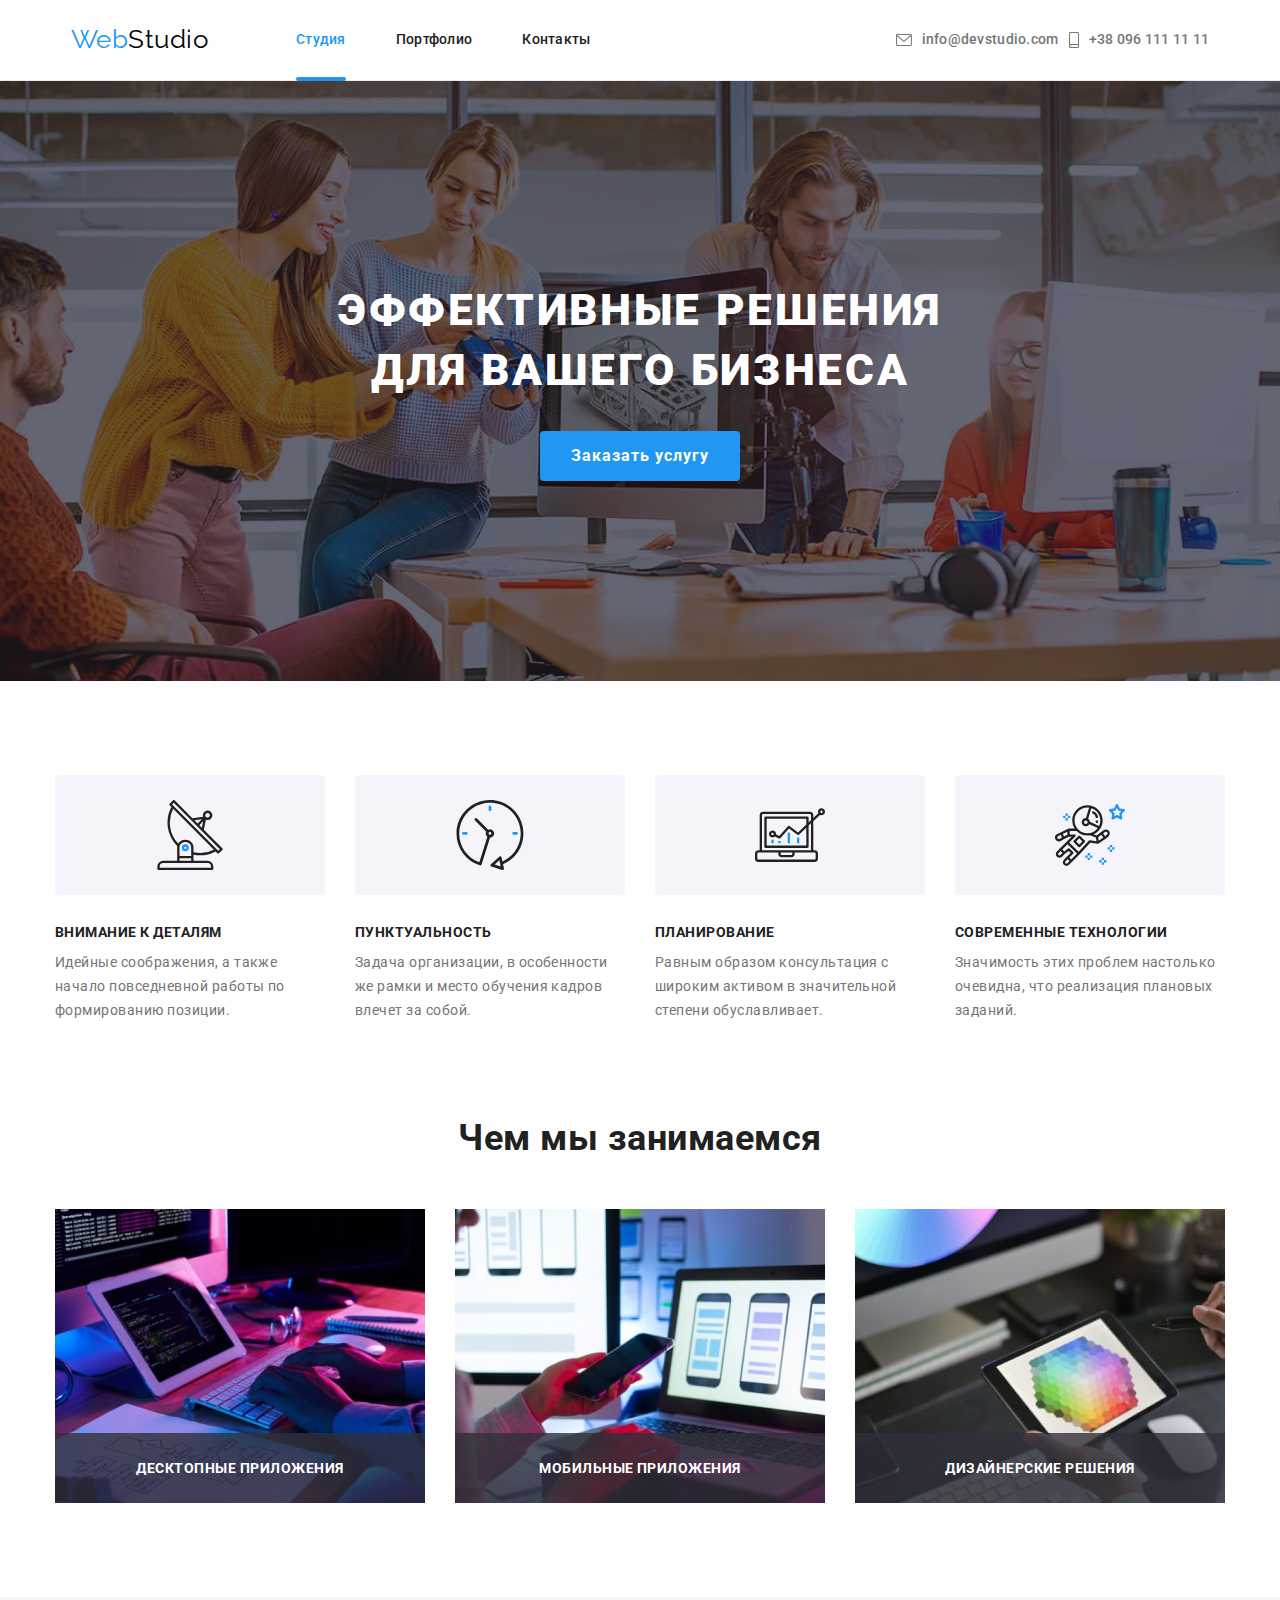
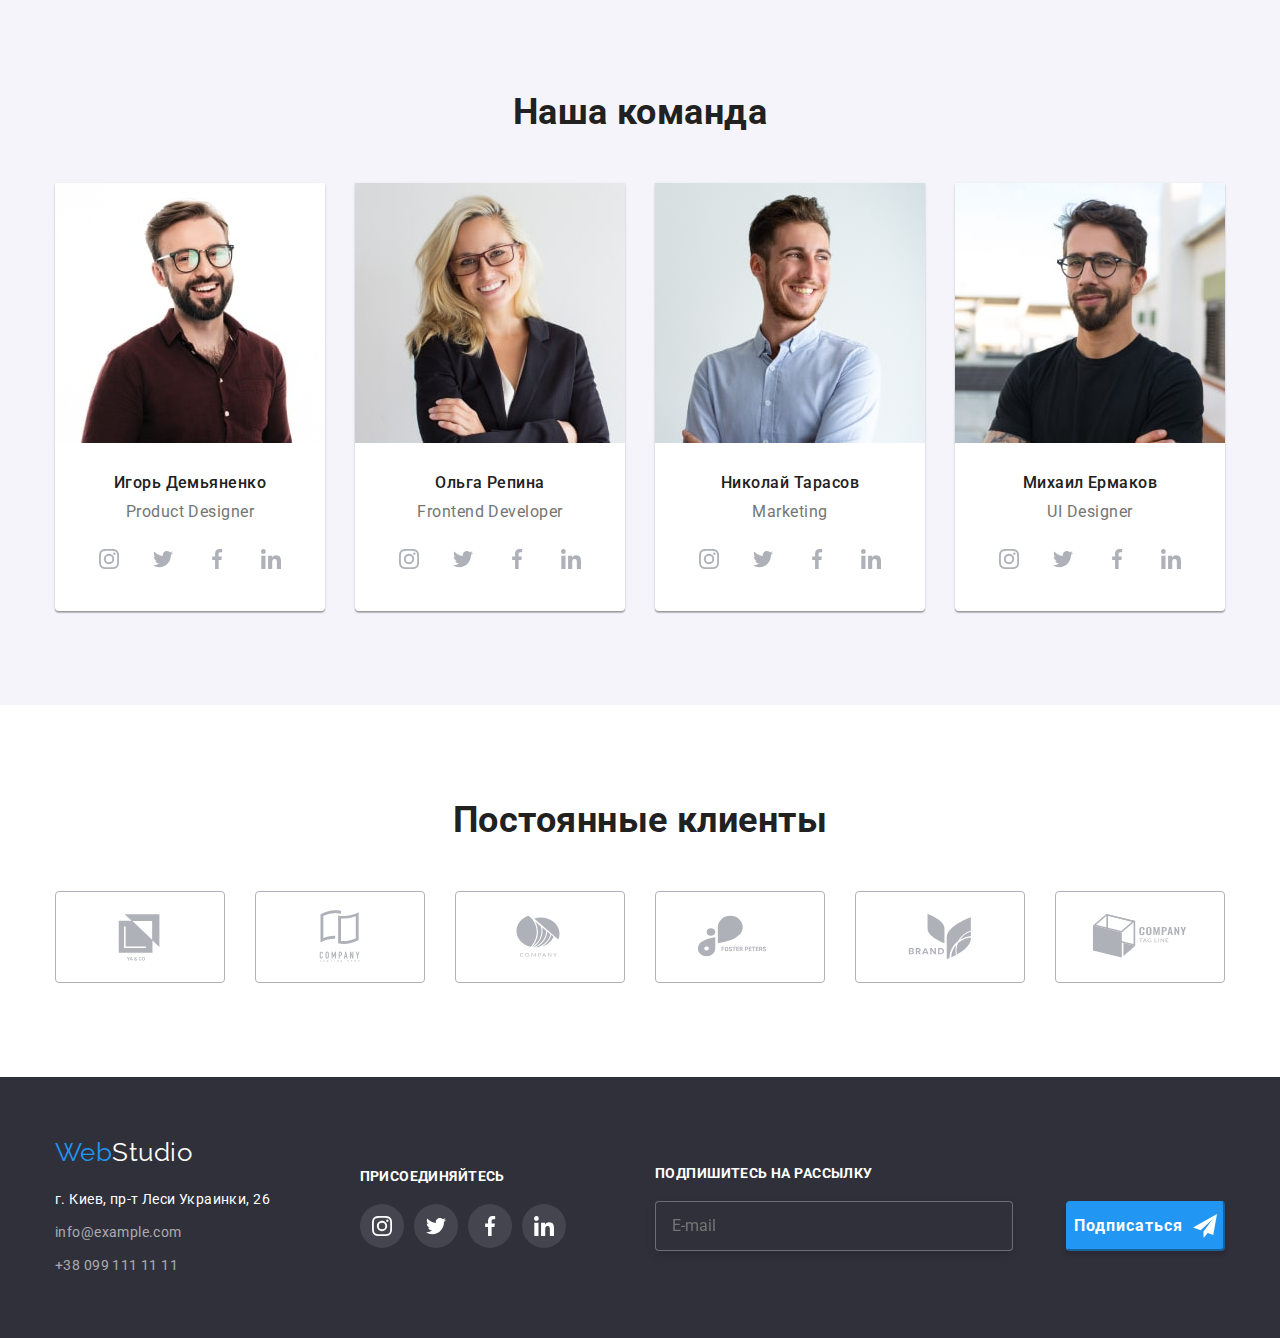
<file: index.html>
<!DOCTYPE html>
<html lang="ru">
	<head>
		<meta charset="UTF-8" />
		<meta http-equiv="X-UA-Compatible" content="IE=edge" />
		<meta name="viewport" content="width=device-width, initial-scale=1.0" />
		<title>WebStudio</title>
		<link rel="apple-touch-icon" sizes="180x180" href="./favicon/apple-touch-icon.png">
		<link rel="icon" type="image/png" sizes="32x32" href="./favicon/favicon-32x32.png">
		<link rel="icon" type="image/png" sizes="16x16" href="./favicon/favicon-16x16.png">
		<link rel="manifest" href="./favicon/site.webmanifest">
		<link rel="mask-icon" href="./favicon/safari-pinned-tab.svg" color="#5bbad5">
		<meta name="msapplication-TileColor" content="#da532c">
		<meta name="theme-color" content="#ffffff">
		<link
			href="https://fonts.googleapis.com/css2?family=Raleway:wght@700&family=Roboto:wght@400;500;700;900&display=swap"
			rel="stylesheet"
		/>
		<link
			rel="stylesheet"
			href="https://cdnjs.cloudflare.com/ajax/libs/modern-normalize/1.1.0/modern-normalize.min.css"
		/>
		<link rel="stylesheet" href="./css/main.min.css" />
	</head>
	<body>
		<!-- Header -->
		<header class="header">
			<div class="container header-container">
				<div class="header-logo">
					<a href="./" class="logo">
						<span class="logo-web">Web</span>
						<span>Studio</span>
					</a>
				</div>
				<nav class="header-nav">
					<ul class="site-nav">
						<li class="link site-nav-current">
							<a href="./">Студия</a>
						</li>
						<li class="link">
							<a href="./portfolio.html">Портфолио</a>
						</li>
						<li class="link">
							<a href="">Контакты</a>
						</li>
					</ul>
				</nav>
				<div class="auth-nav">
					<a href="mailto:info@devstudio.com">
						<svg class="auth-nav-svg" width="16" height="12">
							<use href="./images/icons.svg#icon-envelope"></use>
						</svg>
						info@devstudio.com
					</a>
					<a href="tel:+380961111111">
						<svg class="auth-nav-svg" width="10" height="16">
							<use href="./images/icons.svg#icon-smartphone"></use>
						</svg>
						+38 096 111 11 11
					</a>
				</div>

			<!-- Mobile menu -->
				<div class="mmenu">
					<button class="mmenu-button" 
						type="button" aria-expanded="false" 
						aria-controls="mmenu-container"
						data-menu-button>
						<svg class="mmenu-button-icon" 
							width="18" 
							height="18" 
							aria-label="Переключатель мобильного меню">
							<use class="mmenu-button-close" href="./images/icons.svg#icon-burger-close"></use>
							<use class="mmenu-button-burger" href="./images/icons.svg#icon-burger-menu"></use>
						</svg>
					</button>
					<div class="mmenu-container" id="mmenu-container" data-menu>
						<ul class="mmenu-nav">
							<li class="mmenu-link mmenu-current">
								<a href="./">Студия</a>
							</li>
							<li class="mmenu-link">
								<a href="./portfolio.html">Портфолио</a>
							</li>
							<li class="mmenu-link">
								<a href="">Контакты</a>
							</li>
						</ul>
						<div class="mmenu-container-lower">
						<ul class="mmenu-contacts">
							<li class="mmenu-tel">+38 096 111 11 11</li>
							<li class="mmenu-mail">info@devstudio.com</li>
						</ul>
						<ul class="mmenu-socials">
							<li>
								<a class="mmenu-socials-link" href="">Instagram</a>
							</li>
							<li>
								<a class="mmenu-socials-link" href="">Twitter</a>
							</li>
							<li>
								<a class="mmenu-socials-link" href="">Facebook</a>
							</li>
							<li>
								<a class="mmenu-socials-link" href="">LinkedIn</a>
							</li>
						</ul>
					</div>
					</div>
				</div>
			</div>
		</header>
		<!-- Main -->
		<main>
			<!-- Герой -->
			<section class="hero">
				<div class="hero__container container">
					<h1 class="hero__title">Эффективные решения для вашего бизнеса</h1>
					<button class="hero__button" type="button" data-modal-open>Заказать услугу</button>
				</div>
			</section>
			<!-- Особенности -->
			<section class="features section">
				<div class="container">
					<h2 class="features__title">Особенности</h2>
					<ul class="features__list">
						<li class="features__item">
							<div class="features__card">
								<svg class="features__icon" width="70" height="70">
									<use href="./images/icons.svg#icon-antenna"></use>
								</svg>
							</div>
							<h3 class="features__subtitle">Внимание к деталям</h3>
							<p class="features__text">
								Идейные соображения, а также начало повседневной работы по формированию позиции.
							</p>
						</li>
						<li class="features__item">
							<div class="features__card">
								<svg class="features__icon" width="70" height="70">
									<use href="./images/icons.svg#icon-clock"></use>
								</svg>
							</div>

							<h3 class="features__subtitle">Пунктуальность</h3>
							<p class="features__text">
								Задача организации, в особенности же рамки и место обучения кадров влечет за собой.
							</p>
						</li>
						<li class="features__item">
							<div class="features__card">
								<svg class="features__icon" width="70" height="70">
									<use href="./images/icons.svg#icon-diagram"></use>
								</svg>
							</div>
							<h3 class="features__subtitle">Планирование</h3>
							<p class="features__text">
								Равным образом консультация с широким активом в значительной степени обуславливает.
							</p>
						</li>
						<li class="features__item">
							<div class="features__card">
								<svg class="features__icon" width="70" height="70">
									<use href="./images/icons.svg#icon-astronaut"></use>
								</svg>
							</div>
							<h3 class="features__subtitle">Современные технологии</h3>
							<p class="features__text">Значимость этих проблем настолько очевидна, что реализация плановых заданий.</p>
						</li>
					</ul>
				</div>
			</section>

			<!-- Чем мы занимаемся -->
			<section class="work">
				<div class="container">
					<h2 class="work__title section__title">Чем мы занимаемся</h2>
					<ul class="work__list">
						<li class="work__thumb">
							<img class="work__picture" 
							srcset="./images/box1_370.jpg 370w,
							./images/box1@2x_740.jpg 740w"
							sizes="(min-width: 1200px) 370px, 100vw"
							src="./images/box1_370.jpg" 
							width="370" height="294" alt="box1"
							/>
							<div class="work__description">
								<p class="work__text">Десктопные приложения</p>
							</div>
						</li>
						<li class="work__thumb">
							<img class="work__picture" 
							srcset="./images/box2_370.jpg 370w,
							./images/box2@2x_740.jpg 740w"
							sizes="(min-width: 1200px) 370px, 100vw"
							src="./images/box2_370.jpg" 
							width="370" height="294" alt="box1"
							/>
							<div class="work__description">
								<p class="work__text">Мобильные приложения</p>
							</div>
						</li>
						<li class="work__thumb">
							<img class="work__picture" 
							srcset="./images/box3_370.jpg 370w,
							./images/box3@2x_740.jpg 740w"
							sizes="(min-width: 1200px) 370px, 100vw"
							src="./images/box3_370.jpg" 
							width="370" height="294" alt="box1"
							/>
							<div class="work__description">
								<p class="work__text">Дизайнерские решения</p>
							</div>
						</li>
					</ul>
				</div>
			</section>

			<!-- Наша команда -->
			<section class="team section">
				<div class="container">
					<h2 class="team__title section__title">Наша команда</h2>
					<ul class="team__list">
						<li class="card">
							<img class="card__photo" 
							srcset="./images/teamcard1_270.jpg 270w,
							./images/teamcard1_354.jpg 354w,
							./images/teamcard1_450.jpg 450w,
							./images/teamcard1_540.jpg 540w,
							./images/teamcard1_708.jpg 708w,
							./images/teamcard1_900.jpg 900w,
							"
							sizes="(min-width: 1200px) 270px, (min-width: 768px) 354px, 100vw"
							src="./images/teamcard1_270.jpg" 
							width="450" alt="teamcard1"
							/>
							<div class="card__text">
								<h3 class="card__name">Игорь Демьяненко</h3>
								<p class="card__position">Product Designer</p>
								<ul class="socials">
									<li class="socials__item">
										<a class="socials__link" href="">
											<svg class="socials__icon" width="20" height="20">
												<use href="./images/icons.svg#icon-instagram"></use>
											</svg>
										</a>
									</li>
									<li class="socials__item">
										<a class="socials__link" href="">
											<svg class="socials__icon" width="20" height="20">
												<use href="./images/icons.svg#icon-twitter"></use>
											</svg>
										</a>
									</li>
									<li class="socials__item">
										<a class="socials__link" href="">
											<svg class="socials__icon" width="20" height="20">
												<use href="./images/icons.svg#icon-facebook"></use>
											</svg>
										</a>
									</li>
									<li class="socials__item">
										<a class="socials__link" href="">
											<svg class="socials__icon" width="20" height="20">
												<use href="./images/icons.svg#icon-linkedin"></use>
											</svg>
										</a>
									</li>
								</ul>
							</div>
						</li>
						<li class="card">
							<img class="card__photo" 
							srcset="./images/teamcard2_270.jpg 270w,
							./images/teamcard2_354.jpg 354w,
							./images/teamcard2_450.jpg 450w,
							./images/teamcard2_540.jpg 540w,
							./images/teamcard2_708.jpg 708w,
							./images/teamcard2_900.jpg 900w,
							"
							sizes="(min-width: 1200px) 270px, (min-width: 768px) 354px, 100vw"
							src="./images/teamcard2_270.jpg" 
							width="450" alt="teamcard2"
							/>
							<div class="card__text">
								<h3 class="card__name">Ольга Репина</h3>
								<p class="card__position">Frontend Developer</p>
								<ul class="socials">
									<li class="socials__item">
										<a class="socials__link" href="">
											<svg class="socials__icon" width="20" height="20">
												<use href="./images/icons.svg#icon-instagram"></use>
											</svg>
										</a>
									</li>
									<li class="socials__item">
										<a class="socials__link" href="">
											<svg class="socials__icon" width="20" height="20">
												<use href="./images/icons.svg#icon-twitter"></use>
											</svg>
										</a>
									</li>
									<li class="socials__item">
										<a class="socials__link" href="">
											<svg class="socials__icon" width="20" height="20">
												<use href="./images/icons.svg#icon-facebook"></use>
											</svg>
										</a>
									</li>
									<li class="socials__item">
										<a class="socials__link" href="">
											<svg class="socials__icon" width="20" height="20">
												<use href="./images/icons.svg#icon-linkedin"></use>
											</svg>
										</a>
									</li>
								</ul>
							</div>
						</li>
						<li class="card">
							<img class="card__photo" 
							srcset="./images/teamcard3_270.jpg 270w,
							./images/teamcard3_354.jpg 354w,
							./images/teamcard3_450.jpg 450w,
							./images/teamcard3_540.jpg 540w,
							./images/teamcard3_708.jpg 708w,
							./images/teamcard3_900.jpg 900w,
							"
							sizes="(min-width: 1200px) 270px, (min-width: 768px) 354px, 100vw"
							src="./images/teamcard3_270.jpg" 
							width="450" alt="teamcard3"
							/>
							<div class="card__text">
								<h3 class="card__name">Николай Тарасов</h3>
								<p class="card__position">Marketing</p>
								<ul class="socials">
									<li class="socials__item">
										<a class="socials__link" href="">
											<svg class="socials__icon" width="20" height="20">
												<use href="./images/icons.svg#icon-instagram"></use>
											</svg>
										</a>
									</li>
									<li class="socials__item">
										<a class="socials__link" href="">
											<svg class="socials__icon" width="20" height="20">
												<use href="./images/icons.svg#icon-twitter"></use>
											</svg>
										</a>
									</li>
									<li class="socials__item">
										<a class="socials__link" href="">
											<svg class="socials__icon" width="20" height="20">
												<use href="./images/icons.svg#icon-facebook"></use>
											</svg>
										</a>
									</li>
									<li class="socials__item">
										<a class="socials__link" href="">
											<svg class="socials__icon" width="20" height="20">
												<use href="./images/icons.svg#icon-linkedin"></use>
											</svg>
										</a>
									</li>
								</ul>
							</div>
						</li>
						<li class="card">
							<img class="card__photo" 
							srcset="./images/teamcard4_270.jpg 270w,
							./images/teamcard4_354.jpg 354w,
							./images/teamcard4_450.jpg 450w,
							./images/teamcard4_540.jpg 540w,
							./images/teamcard4_708.jpg 708w,
							./images/teamcard4_900.jpg 900w,
							"
							sizes="(min-width: 1200px) 270px, (min-width: 768px) 354px, 100vw"
							src="./images/teamcard4_270.jpg" 
							width="450" alt="teamcard4"
							/>
							<div class="card__text">
								<h3 class="card__name">Михаил Ермаков</h3>
								<p class="card__position">UI Designer</p>
								<ul class="socials">
									<li class="socials__item">
										<a class="socials__link" href="">
											<svg class="socials__icon" width="20" height="20">
												<use href="./images/icons.svg#icon-instagram"></use>
											</svg>
										</a>
									</li>
									<li class="socials__item">
										<a class="socials__link" href="">
											<svg class="socials__icon" width="20" height="20">
												<use href="./images/icons.svg#icon-twitter"></use>
											</svg>
										</a>
									</li>
									<li class="socials__item">
										<a class="socials__link" href="">
											<svg class="socials__icon" width="20" height="20">
												<use href="./images/icons.svg#icon-facebook"></use>
											</svg>
										</a>
									</li>
									<li class="socials__item">
										<a class="socials__link" href="">
											<svg class="socials__icon" width="20" height="20">
												<use href="./images/icons.svg#icon-linkedin"></use>
											</svg>
										</a>
									</li>
								</ul>
							</div>
						</li>
					</ul>
				</div>
			</section>

			<!-- Постоянные клиенты -->
			<section class="clients section">
				<div class="clients-container container">
					<h2 class="clients__title section__title">Постоянные клиенты</h2>
					<ul class="clients__list">
						<li class="clients__item">
							<a class="clients__link" href="">
								<svg class="clients__logo" width="106" height="60">
									<use href="./images/icons.svg#icon-logo1"></use>
								</svg>
							</a>
						</li>
						<li class="clients__item">
							<a class="clients__link" href="">
								<svg class="clients__logo" width="106" height="60">
									<use href="./images/icons.svg#icon-logo2"></use>
								</svg>
							</a>
						</li>
						<li class="clients__item">
							<a class="clients__link" href="">
								<svg class="clients__logo" width="106" height="60">
									<use href="./images/icons.svg#icon-logo3"></use>
								</svg>
							</a>
						</li>
						<li class="clients__item">
							<a class="clients__link" href="">
								<svg class="clients__logo" width="106" height="60">
									<use href="./images/icons.svg#icon-logo4"></use>
								</svg>
							</a>
						</li>
						<li class="clients__item">
							<a class="clients__link" href="">
								<svg class="clients__logo" width="106" height="60">
									<use href="./images/icons.svg#icon-logo5"></use>
								</svg>
							</a>
						</li>
						<li class="clients__item">
							<a class="clients__link" href="">
								<svg class="clients__logo" width="106" height="60">
									<use href="./images/icons.svg#icon-logo6"></use>
								</svg>
							</a>
						</li>
					</ul>
				</div>
			</section>
		</main>

		<!-- Footer -->
		<footer class="footer">
			<div class="footer-container container">
				<div class="footer-logo">
					<a href="./" class="logo-footer">
						<span class="logo-web">Web</span>
						Studio
					</a>
					<address class="address">
						<ul>
							<li class="footer-list">
								<a
									class="footer-address"
									href="https://www.google.com/maps/place/бул.+Леси+Украинки,+26,+Киев,+02000/@50.4265807,30.5383858,17z/data=!3m1!4b1!4m5!3m4!1s0x40d4cf0e033ecbe9:0x57a4dffefec77da0!8m2!3d50.4265807!4d30.5383858"
									target="_blank"
									rel="noopener noreferrer"
								>
									г. Киев, пр-т Леси Украинки, 26
								</a>
							</li>
							<li class="footer-mail">
								<a class="footer-contacts" href="mailto:info@example.com">info@example.com</a>
							</li>
							<li class="footer-tel">
								<a class="footer-contacts" href="tel:+380991111111">+38 099 111 11 11</a>
							</li>
						</ul>
					</address>
				</div>

				<!-- Footer socials -->
				<div class="fsocials">
					<h2 class="footer-title">Присоединяйтесь</h2>
					<ul class="fsocials-list">
						<li>
							<a class="fsocials-item" href="">
								<svg class="fsocials-icon" width="20" height="20">
									<use href="./images/icons.svg#icon-instagram"></use>
								</svg>
							</a>
						</li>
						<li>
							<a class="fsocials-item" href="">
								<svg class="fsocials-icon" width="20" height="20">
									<use href="./images/icons.svg#icon-twitter"></use>
								</svg>
							</a>
						</li>
						<li>
							<a class="fsocials-item" href="">
								<svg class="fsocials-icon" width="20" height="20">
									<use href="./images/icons.svg#icon-facebook"></use>
								</svg>
							</a>
						</li>
						<li>
							<a class="fsocials-item" class="fsocials-item" href="">
								<svg class="fsocials-icon" width="20" height="20">
									<use href="./images/icons.svg#icon-linkedin"></use>
								</svg>
							</a>
						</li>
					</ul>
				</div>
					<!-- Footer subscribe -->
				<div class="fsubscribe">
						<form class="fsubscribe-form">
							<h2 class="footer-title">Подпишитесь на рассылку</h2>
							<div class="fsubscribe-field">
							<label for="subscribe">
							<input class="fsubscribe-input" type="email" name="subscribe" id="email" placeholder="E-mail" />
							</label>
							<button class="fsubscribe-button" id="subscribe" type="submit">
								<span class="fsubscribe-button-text">Подписаться</span>
								<div class="fsubscribe-button-icon">
									<svg class="fsocials-icon" width="24" height="24">
										<use href="./images/icons.svg#icon-form-send"></use>
									</svg>
							</button>
							</div>
						</form>
					</div>
				</div>
			</div>
		</footer>

		<!-- Modal window -->
		<div class="backdrop is-hidden" data-modal>
			<div class="modal">
				<button class="modal-close-btn" type="button" data-modal-close>
					<svg width="11" height="11">
						<use href="./images/icons.svg#icon-form-close"></use>
					</svg>
				</button>
				<h2 class="modal-title">Оставьте свои данные, мы вам перезвоним</h2>
				<form class="modal-form">
					<div class="modal-form-label">
					<label for="username">
						<span class="modal-form-text">Имя</span>
						<input class="modal-form-input" type="text" name="username" id="username" autofocus />
						<svg class="modal-form-icon" width="15" height="15">
							<use href="./images/icons.svg#icon-form-name"></use>
						</svg>
					</label>
					</div>
					<div class="modal-form-label">
					<label for="tel">
						<span class="modal-form-text">Телефон</span>
						<input class="modal-form-input" type="tel" name="tel" id="tel" />
						<svg class="modal-form-icon" width="15" height="15">
							<use href="./images/icons.svg#icon-form-phone"></use>
						</svg>
					</label>
					</div>
					<div class="modal-form-label">
					<label for="email">
						<span class="modal-form-text">Почта</span>
						<input class="modal-form-input" type="email" name="email" id="email" />
						<svg class="modal-form-icon" class="modal-form-icon" width="18" height="18">
							<use href="./images/icons.svg#icon-form-email"></use>
						</svg>
					</label>
					</div>
					<div class="modal-form-label textarea">
					<label for="comment">
						<span class="modal-form-text">Комментарий</span>
					<textarea class="modal-form-textarea" name="comment" id="comment" placeholder="Введите текст"></textarea>
					</label>
					</div>
						<!-- Checkbox -->
					<div class="modal-form-check">
					<label for="check">
					<input class="modal-form-agree visually-hidden" type="checkbox" name="check" id="check"/>
					<span class="modal-form-checkbox">
						<svg class="modal-checkbox-icon" width="13" height="13">
							<use href="./images/icons.svg#icon-form-check"></use>
						</svg>
					</span>
					<span class="modal-form-agreement">Соглашаюсь с рассылкой и принимаю 
						<a href="">Условия договора</a>
					</span>
					</label>
					</div>
					<div class="modal-form-submit">
					<button class="modal-submit-button" type="submit">Отправить</button>
					</div>
				</form>
			</div>
		</div>
		<script src="./js/modal.js"></script>
		<script src="js/mobile-menu.js"></script>
	</body>
</html>
</file>
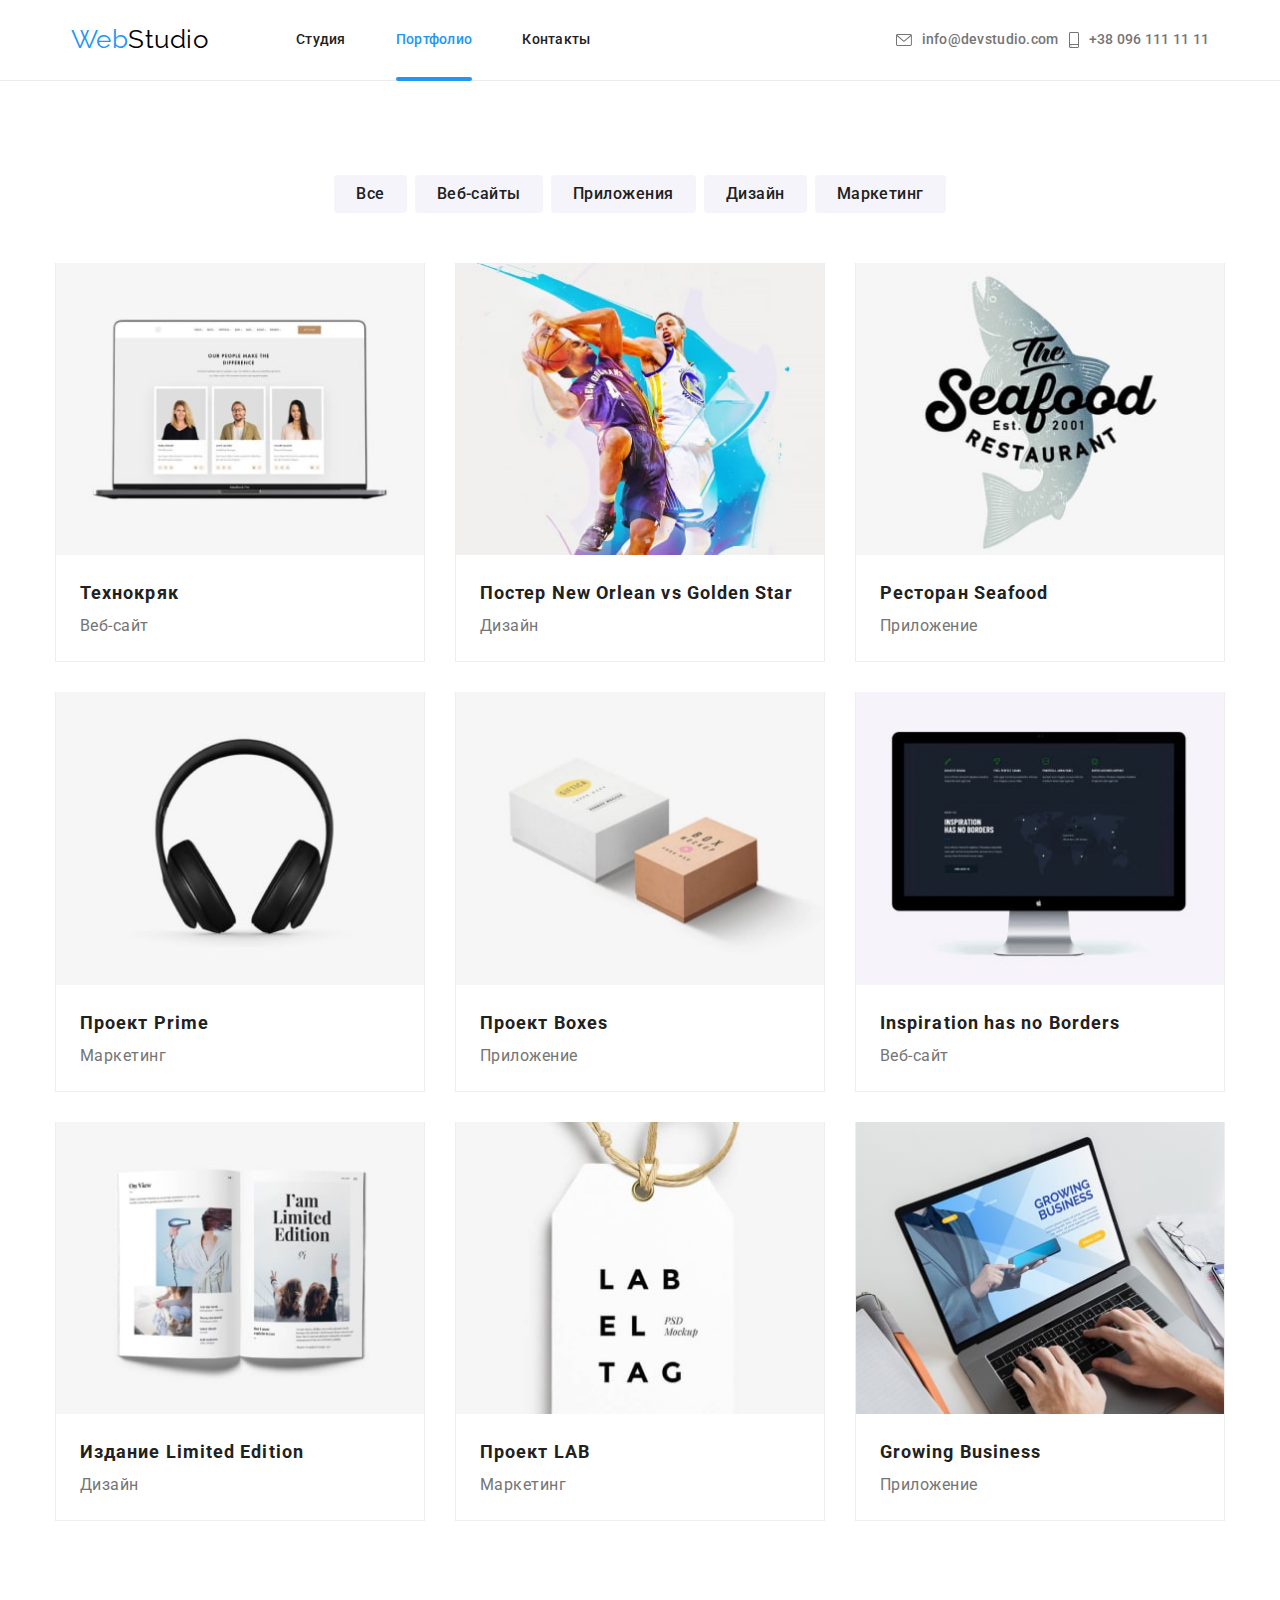
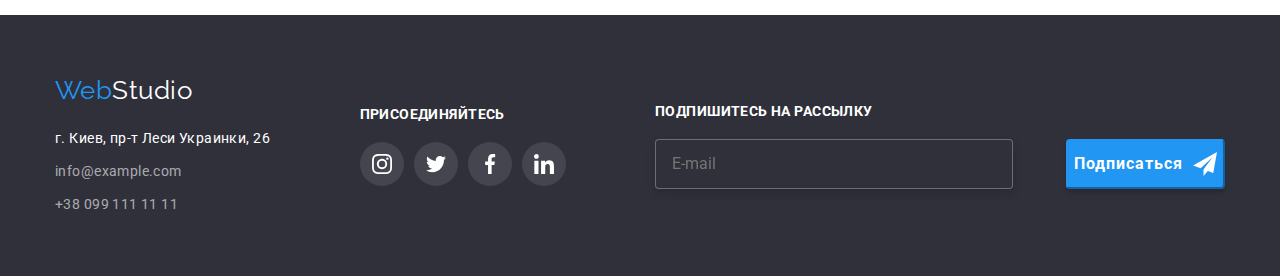
<file: portfolio.html>
<!DOCTYPE html>
<html lang="ru">
	<head>
		<meta charset="UTF-8" />
		<meta http-equiv="X-UA-Compatible" content="IE=edge" />
		<meta name="viewport" content="width=device-width, initial-scale=1.0" />
		<title>WebStudio</title>
		<link rel="apple-touch-icon" sizes="180x180" href="./favicon/apple-touch-icon.png">
		<link rel="icon" type="image/png" sizes="32x32" href="./favicon/favicon-32x32.png">
		<link rel="icon" type="image/png" sizes="16x16" href="./favicon/favicon-16x16.png">
		<link rel="manifest" href="./favicon/site.webmanifest">
		<link rel="mask-icon" href="./favicon/safari-pinned-tab.svg" color="#5bbad5">
		<meta name="msapplication-TileColor" content="#da532c">
		<meta name="theme-color" content="#ffffff">
		<link
			href="https://fonts.googleapis.com/css2?family=Raleway:wght@700&family=Roboto:wght@400;500;700;900&display=swap"
			rel="stylesheet"
		/>
		<link
			rel="stylesheet"
			href="https://cdnjs.cloudflare.com/ajax/libs/modern-normalize/1.1.0/modern-normalize.min.css"
		/>
		<link rel="stylesheet" href="./css/main.min.css" />
	</head>

	<body>
		<!-- Header -->
		<!-- Header -->
		<header class="header">
			<div class="container header-container">
				<div class="header-logo">
					<a href="./" class="logo">
						<span class="logo-web">Web</span>
						<span>Studio</span>
					</a>
				</div>
				<nav class="header-nav">
					<ul class="site-nav">
						<li class="link">
							<a href="./">Студия</a>
						</li>
						<li class="link site-nav-current">
							<a href="./portfolio.html">Портфолио</a>
						</li>
						<li class="link">
							<a href="">Контакты</a>
						</li>
					</ul>
				</nav>
				<div class="auth-nav">
					<a href="mailto:info@devstudio.com">
						<svg class="auth-nav-svg" width="16" height="12">
							<use href="./images/icons.svg#icon-envelope"></use>
						</svg>
						info@devstudio.com
					</a>
					<a href="tel:+380961111111">
						<svg class="auth-nav-svg" width="10" height="16">
							<use href="./images/icons.svg#icon-smartphone"></use>
						</svg>
						+38 096 111 11 11
					</a>
				</div>

			<!-- Mobile menu -->
				<div class="mmenu">
					<button class="mmenu-button" 
						type="button" aria-expanded="false" 
						aria-controls="mmenu-container"
						data-menu-button>
						<svg class="mmenu-button-icon" 
							width="18" 
							height="18" 
							aria-label="Переключатель мобильного меню">
							<use class="mmenu-button-close" href="./images/icons.svg#icon-burger-close"></use>
							<use class="mmenu-button-burger" href="./images/icons.svg#icon-burger-menu"></use>
						</svg>
					</button>
					<div class="mmenu-container" id="mmenu-container" data-menu>
						<ul class="mmenu-nav">
							<li class="mmenu-link">
								<a href="./">Студия</a>
							</li>
							<li class="mmenu-link mmenu-current">
								<a href="./portfolio.html">Портфолио</a>
							</li>
							<li class="mmenu-link">
								<a href="">Контакты</a>
							</li>
						</ul>
						<div class="mmenu-container-lower">
						<ul class="mmenu-contacts">
							<li class="mmenu-tel">+38 096 111 11 11</li>
							<li class="mmenu-mail">info@devstudio.com</li>
						</ul>
						<ul class="mmenu-socials">
							<li>
								<a class="mmenu-socials-link" href="">Instagram</a>
							</li>
							<li>
								<a class="mmenu-socials-link" href="">Twitter</a>
							</li>
							<li>
								<a class="mmenu-socials-link" href="">Facebook</a>
							</li>
							<li>
								<a class="mmenu-socials-link" href="">LinkedIn</a>
							</li>
						</ul>
					</div>
					</div>
				</div>
			</div>
		</header>

		<!-- Main -->
		<main>
			<section class="portfolio">
				<div class="portfolio-container container">
					<h1 class="portfolio-hidden">Портфолио</h1>
					<ul class="portfolio-filter">
						<li><button type="button">Все</button></li>
						<li><button type="button">Веб-сайты</button></li>
						<li><button type="button">Приложения</button></li>
						<li><button type="button">Дизайн</button></li>
						<li><button type="button">Маркетинг</button></li>
					</ul>

					<!-- Портфолио проекты -->

					<ul class="portfolio-project">
						<li class="portfolio-card">
							<div class="portfolio-thumb">
							<img 
							srcset="./images/portfolio1_354.jpg 354w,
							./images/portfolio1_370.jpg 370w,
							./images/portfolio1_450.jpg 450w,
							./images/portfolio1_708.jpg 708w,
							./images/portfolio1_740.jpg 740w,
							./images/portfolio1_900.jpg 900w,
							"
							sizes="(min-width: 1200px) 370px, (min-width: 768px) 354px, 100vw"
								src="./images/portfolio1_354.jpg" 
								width="450" alt="Технокряк" 
								/>
								<div class="portfolio-thumb-overlay">
									<p>
										Ресурс предлагает комплексные предложения с разным уровнем функционала и сервисов. Все это
										позволит посетителю получить исчерпывающие сведения о компании или частном лице.
									</p>
								</div>
							</div>
							<div class="portfolio-text">
								<h2 class="project-name">Технокряк</h2>
								<p class="project-type">Веб-сайт</p>
							</div>
						</li>
						<li class="portfolio-card">
							<div class="portfolio-thumb">
							<img 
							srcset="./images/portfolio2_354.jpg 354w,
							./images/portfolio2_370.jpg 370w,
							./images/portfolio2_450.jpg 450w,
							./images/portfolio2_708.jpg 708w,
							./images/portfolio2_740.jpg 740w,
							./images/portfolio2_900.jpg 900w,
							"
							sizes="(min-width: 1200px) 370px, (min-width: 768px) 354px, 100vw"
								src="./images/portfolio2_354.jpg" 
								width="450" alt="Постер New Orlean vs Golden Star" 
								/>
								<div class="portfolio-thumb-overlay">
									<p>
										Ресурс предлагает комплексные предложения с разным уровнем функционала и сервисов. Все это
										позволит посетителю получить исчерпывающие сведения о компании или частном лице.
									</p>
								</div>
							</div>
							<div class="portfolio-text">
								<h2 class="project-name">Постер New Orlean vs Golden Star</h2>
								<p class="project-type">Дизайн</p>
							</div>
						</li>
						<li class="portfolio-card">
							<div class="portfolio-thumb">
							<img 
							srcset="./images/portfolio3_354.jpg 354w,
							./images/portfolio3_370.jpg 370w,
							./images/portfolio3_450.jpg 450w,
							./images/portfolio3_708.jpg 708w,
							./images/portfolio3_740.jpg 740w,
							./images/portfolio3_900.jpg 900w,
							"
							sizes="(min-width: 1200px) 370px, (min-width: 768px) 354px, 100vw"
								src="./images/portfolio3_354.jpg" 
								width="450" alt="Ресторан Seafood" 
								/>
								<div class="portfolio-thumb-overlay">
									<p>
										Ресурс предлагает комплексные предложения с разным уровнем функционала и сервисов. Все это
										позволит посетителю получить исчерпывающие сведения о компании или частном лице.
									</p>
								</div>
							</div>
							<div class="portfolio-text">
								<h2 class="project-name">Ресторан Seafood</h2>
								<p class="project-type">Приложение</p>
							</div>
						</li>
						<li class="portfolio-card">
							<div class="portfolio-thumb">
							<img 
							srcset="./images/portfolio4_354.jpg 354w,
							./images/portfolio4_370.jpg 370w,
							./images/portfolio4_450.jpg 450w,
							./images/portfolio4_708.jpg 708w,
							./images/portfolio4_740.jpg 740w,
							./images/portfolio4_900.jpg 900w,
							"
							sizes="(min-width: 1200px) 370px, (min-width: 768px) 354px, 100vw"
								src="./images/portfolio4_354.jpg" 
								width="450" alt="Проект Prime" 
								/>
								<div class="portfolio-thumb-overlay">
									<p>
										Ресурс предлагает комплексные предложения с разным уровнем функционала и сервисов. Все это
										позволит посетителю получить исчерпывающие сведения о компании или частном лице.
									</p>
								</div>
							</div>
							<div class="portfolio-text">
								<h2 class="project-name">Проект Prime</h2>
								<p class="project-type">Маркетинг</p>
							</div>
						</li>
						<li class="portfolio-card">
							<div class="portfolio-thumb">
							<img 
							srcset="./images/portfolio5_354.jpg 354w,
							./images/portfolio5_370.jpg 370w,
							./images/portfolio5_450.jpg 450w,
							./images/portfolio5_708.jpg 708w,
							./images/portfolio5_740.jpg 740w,
							./images/portfolio5_900.jpg 900w,
							"
							sizes="(min-width: 1200px) 370px, (min-width: 768px) 354px, 100vw"
								src="./images/portfolio5_354.jpg" 
								width="450" alt="Проект Boxes" 
								/>
								<div class="portfolio-thumb-overlay">
									<p>
										Ресурс предлагает комплексные предложения с разным уровнем функционала и сервисов. Все это
										позволит посетителю получить исчерпывающие сведения о компании или частном лице.
									</p>
								</div>
							</div>
							<div class="portfolio-text">
								<h2 class="project-name">Проект Boxes</h2>
								<p class="project-type">Приложение</p>
							</div>
						</li>
						<li class="portfolio-card">
							<div class="portfolio-thumb">
							<img 
							srcset="./images/portfolio6_354.jpg 354w,
							./images/portfolio6_370.jpg 370w,
							./images/portfolio6_450.jpg 450w,
							./images/portfolio6_708.jpg 708w,
							./images/portfolio6_740.jpg 740w,
							./images/portfolio6_900.jpg 900w,
							"
							sizes="(min-width: 1200px) 370px, (min-width: 768px) 354px, 100vw"
								src="./images/portfolio6_354.jpg" 
								width="450" alt="Inspiration has no Borders" 
								/>
								<div class="portfolio-thumb-overlay">
									<p>
										Ресурс предлагает комплексные предложения с разным уровнем функционала и сервисов. Все это
										позволит посетителю получить исчерпывающие сведения о компании или частном лице.
									</p>
								</div>
							</div>
							<div class="portfolio-text">
								<h2 class="project-name">Inspiration has no Borders</h2>
								<p class="project-type">Веб-сайт</p>
							</div>
						</li>
						<li class="portfolio-card">
							<div class="portfolio-thumb">
							<img 
							srcset="./images/portfolio7_354.jpg 354w,
							./images/portfolio7_370.jpg 370w,
							./images/portfolio7_450.jpg 450w,
							./images/portfolio7_708.jpg 708w,
							./images/portfolio7_740.jpg 740w,
							./images/portfolio7_900.jpg 900w,
							"
							sizes="(min-width: 1200px) 370px, (min-width: 768px) 354px, 100vw"
								src="./images/portfolio7_354.jpg" 
								width="450" alt="Издание Limited Edition" 
								/>
								<div class="portfolio-thumb-overlay">
									<p>
										Ресурс предлагает комплексные предложения с разным уровнем функционала и сервисов. Все это
										позволит посетителю получить исчерпывающие сведения о компании или частном лице.
									</p>
								</div>
							</div>
							<div class="portfolio-text">
								<h2 class="project-name">Издание Limited Edition</h2>
								<p class="project-type">Дизайн</p>
							</div>
						</li>
						<li class="portfolio-card">
							<div class="portfolio-thumb">
							<img 
							srcset="./images/portfolio8_354.jpg 354w,
							./images/portfolio8_370.jpg 370w,
							./images/portfolio8_450.jpg 450w,
							./images/portfolio8_708.jpg 708w,
							./images/portfolio8_740.jpg 740w,
							./images/portfolio8_900.jpg 900w,
							"
							sizes="(min-width: 1200px) 370px, (min-width: 768px) 354px, 100vw"
								src="./images/portfolio8_354.jpg" 
								width="450" alt="Проект LAB" 
								/>
								<div class="portfolio-thumb-overlay">
									<p>
										Ресурс предлагает комплексные предложения с разным уровнем функционала и сервисов. Все это
										позволит посетителю получить исчерпывающие сведения о компании или частном лице.
									</p>
								</div>
							</div>
							<div class="portfolio-text">
								<h2 class="project-name">Проект LAB</h2>
								<p class="project-type">Маркетинг</p>
							</div>
						</li>
						<li class="portfolio-card">
							<div class="portfolio-thumb">
							<img 
							srcset="./images/portfolio9_354.jpg 354w,
							./images/portfolio9_370.jpg 370w,
							./images/portfolio9_450.jpg 450w,
							./images/portfolio9_708.jpg 708w,
							./images/portfolio9_740.jpg 740w,
							./images/portfolio9_900.jpg 900w,
							"
							sizes="(min-width: 1200px) 370px, (min-width: 768px) 354px, 100vw"
								src="./images/portfolio9_354.jpg" 
								width="450" alt="Growing Business"
								/>
								<div class="portfolio-thumb-overlay">
									<p>
										Ресурс предлагает комплексные предложения с разным уровнем функционала и сервисов. Все это
										позволит посетителю получить исчерпывающие сведения о компании или частном лице.
									</p>
								</div>
							</div>
							<div class="portfolio-text">
								<h2 class="project-name">Growing Business</h2>
								<p class="project-type">Приложение</p>
							</div>
						</li>
					</ul>
				</div>
			</section>
		</main>

		<!-- Footer -->
		<footer class="footer">
			<div class="footer-container container">
				<div class="footer-logo">
					<a href="./" class="logo-footer">
						<span class="logo-web">Web</span>
						Studio
					</a>
					<address class="address">
						<ul>
							<li class="footer-list">
								<a
									class="footer-address"
									href="https://www.google.com/maps/place/бул.+Леси+Украинки,+26,+Киев,+02000/@50.4265807,30.5383858,17z/data=!3m1!4b1!4m5!3m4!1s0x40d4cf0e033ecbe9:0x57a4dffefec77da0!8m2!3d50.4265807!4d30.5383858"
									target="_blank"
									rel="noopener noreferrer"
								>
									г. Киев, пр-т Леси Украинки, 26
								</a>
							</li>
							<li class="footer-mail">
								<a class="footer-contacts" href="mailto:info@example.com">info@example.com</a>
							</li>
							<li class="footer-tel">
								<a class="footer-contacts" href="tel:+380991111111">+38 099 111 11 11</a>
							</li>
						</ul>
					</address>
				</div>

				<!-- Footer socials -->
				<div class="fsocials">
					<h2 class="footer-title">Присоединяйтесь</h2>
					<ul class="fsocials-list">
						<li>
							<a class="fsocials-item" href="">
								<svg class="fsocials-icon" width="20" height="20">
									<use href="./images/icons.svg#icon-instagram"></use>
								</svg>
							</a>
						</li>
						<li>
							<a class="fsocials-item" href="">
								<svg class="fsocials-icon" width="20" height="20">
									<use href="./images/icons.svg#icon-twitter"></use>
								</svg>
							</a>
						</li>
						<li>
							<a class="fsocials-item" href="">
								<svg class="fsocials-icon" width="20" height="20">
									<use href="./images/icons.svg#icon-facebook"></use>
								</svg>
							</a>
						</li>
						<li>
							<a class="fsocials-item" class="fsocials-item" href="">
								<svg class="fsocials-icon" width="20" height="20">
									<use href="./images/icons.svg#icon-linkedin"></use>
								</svg>
							</a>
						</li>
					</ul>
				</div>
					<!-- Footer subscribe -->
				<div class="fsubscribe">
						<form class="fsubscribe-form">
							<h2 class="footer-title">Подпишитесь на рассылку</h2>
							<div class="fsubscribe-field">
							<label for="subscribe">
							<input class="fsubscribe-input" type="email" name="subscribe" id="email" placeholder="E-mail" />
							</label>
							<button class="fsubscribe-button" id="subscribe" type="submit">
								<span class="fsubscribe-button-text">Подписаться</span>
								<div class="fsubscribe-button-icon">
									<svg class="fsocials-icon" width="24" height="24">
										<use href="./images/icons.svg#icon-form-send"></use>
									</svg>
							</button>
							</div>
						</form>
					</div>
				</div>
			</div>
		</footer>
		<script src="js/mobile-menu.js"></script>
	</body>
</html>
</file>
<file: css/main.min.css>
:root{--primary-text-color: #757575;--title-text-color: #212121;--accent-color: #2196F3;--icon-color: #AFB1B8;--background-color: #FFFFFF;--background-secondary-color: #2F303A;--background-box-color: #F5F4FA;--transition: 250ms cubic-bezier(0.4, 0, 0.2, 1)}body{background-color:var(--background-color);color:var(--title-text-color);font-family:Roboto,sans-serif;letter-spacing:.03em}.container,.footer-container{margin-left:auto;margin-right:auto;padding-left:15px;padding-right:15px;min-width:320px}@media screen and (min-width: 480px){.container,.footer-container{width:480px}}@media screen and (min-width: 768px){.container,.footer-container{width:768px}}@media screen and (min-width: 1200px){.container,.footer-container{width:1200px}}.section{padding-top:60px;padding-bottom:60px}@media screen and (min-width: 1200px){.section{padding-top:94px;padding-bottom:94px}}ul,h1,h2,h3,p{list-style:none;padding:0;margin:0}img{display:block;max-width:100%;height:auto}.visually-hidden{position:absolute;white-space:nowrap;width:1px;height:1px;overflow:hidden;border:0;padding:0;margin:-1px}.header{border-bottom:1px solid #ececec}.header-container{position:relative;display:-webkit-box;display:-ms-flexbox;display:flex;-webkit-box-align:center;-ms-flex-align:center;align-items:center;-webkit-box-pack:justify;-ms-flex-pack:justify;justify-content:space-between;height:80px}@media screen and (min-width: 768px){.header-container{-webkit-box-pack:center;-ms-flex-pack:center;justify-content:center}}.logo{display:-webkit-box;display:-ms-flexbox;display:flex;color:#000;font-family:"Raleway",sans-serif;font-size:24px;line-height:1.2;text-decoration:none}@media screen and (min-width: 1200px){.logo{font-size:26px}}.logo-web{color:var(--accent-color)}.site-nav{display:none}@media screen and (min-width: 768px){.site-nav{display:-webkit-box;display:-ms-flexbox;display:flex;-webkit-box-align:center;-ms-flex-align:center;align-items:center;margin-left:93px;font-weight:500;font-size:14px;line-height:1.1;letter-spacing:.02em}}@media screen and (min-width: 1200px){.site-nav{margin-left:88px}}.site-nav a{color:currentColor;-webkit-transition:color var(--transition);transition:color var(--transition)}.site-nav li{display:-webkit-box;display:-ms-flexbox;display:flex;height:80px;-webkit-box-align:center;-ms-flex-align:center;align-items:center}.site-nav li+li{margin-left:50px}.site-nav a:hover,.site-nav a:focus{color:var(--accent-color)}.site-nav a{color:var(--title-text-color);text-decoration:none}.site-nav-current a{color:var(--accent-color)}.site-nav-current{position:relative}.site-nav-current::after{position:absolute;bottom:-1px;left:0;content:"";display:block;width:100%;height:4px;background-color:var(--accent-color);border-radius:2px}.auth-nav{display:none}@media screen and (min-width: 768px){.auth-nav{display:-webkit-box;display:-ms-flexbox;display:flex;-webkit-box-align:center;-ms-flex-align:center;align-items:center;-webkit-box-pack:left;-ms-flex-pack:left;justify-content:left;gap:10px;-ms-flex-wrap:wrap;flex-wrap:wrap;margin-left:84px;font-weight:500;font-size:14px;line-height:1.1;letter-spacing:.02em}}@media screen and (min-width: 1200px){.auth-nav{margin-left:305px}}.auth-nav a{display:-webkit-box;display:-ms-flexbox;display:flex;-webkit-box-align:center;-ms-flex-align:center;align-items:center;text-decoration:none;color:var(--primary-text-color);-webkit-transition:color var(--transition);transition:color var(--transition)}.auth-nav a:hover,.auth-nav a:focus{color:var(--accent-color)}.auth-nav-svg{margin-right:10px;fill:currentColor}@media screen and (min-width: 768px){.mmenu{display:none}}.mmenu-button{position:fixed;top:22px;right:25px;display:-webkit-inline-box;display:-ms-inline-flexbox;display:inline-flex;-webkit-box-align:center;-ms-flex-align:center;align-items:center;-webkit-box-pack:center;-ms-flex-pack:center;justify-content:center;width:40px;height:40px;margin-left:auto;padding:0;z-index:100;border:none;background-color:rgba(0,0,0,0);color:var(--title-text-color);cursor:pointer;-webkit-transition:color var(--transition);transition:color var(--transition)}.mmenu-button:hover,.mmenu-button:focus{color:var(--accent-color)}.mmenu-button-close{display:none}.mmenu-button.is-open .mmenu-button-close{display:block}.mmenu-button.is-open .mmenu-button-burger{display:none}.mmenu-button-icon{fill:currentColor}.mmenu-container{display:none;position:fixed;top:0;left:0;width:100%;height:100%;padding:48px 40px;z-index:10;background-color:var(--background-color);-webkit-box-shadow:0px 4px 8px rgba(0,0,0,.04),0px 2px 4px rgba(0,0,0,.08),0px 1px 3px rgba(0,0,0,.16);box-shadow:0px 4px 8px rgba(0,0,0,.04),0px 2px 4px rgba(0,0,0,.08),0px 1px 3px rgba(0,0,0,.16)}.mmenu-container.is-open{display:-webkit-box;display:-ms-flexbox;display:flex;-webkit-box-orient:vertical;-webkit-box-direction:normal;-ms-flex-direction:column;flex-direction:column;-webkit-box-pack:justify;-ms-flex-pack:justify;justify-content:space-between}.mmenu-container-lower{display:-webkit-box;display:-ms-flexbox;display:flex;-webkit-box-orient:vertical;-webkit-box-direction:normal;-ms-flex-direction:column;flex-direction:column;-webkit-box-pack:justify;-ms-flex-pack:justify;justify-content:space-between}.mmenu-link>a{display:block;margin-bottom:25px;font-weight:500;font-size:40px;line-height:1.18;letter-spacing:.02em;text-decoration:none;color:var(--title-text-color)}.mmenu-current>a{color:var(--accent-color)}.mmenu-tel{padding-bottom:32px;font-weight:500;font-size:34px;line-height:1.18;letter-spacing:.02em;color:var(--accent-color)}.mmenu-mail{font-weight:500;font-size:24px;line-height:1.17;letter-spacing:.02em;color:var(--primary-text-color)}.mmenu-socials{display:-webkit-box;display:-ms-flexbox;display:flex;gap:20px;margin-top:64px;margin-bottom:0}.mmenu-socials-link{font-weight:500;font-size:18px;line-height:1.22;letter-spacing:.02em;text-decoration:none;color:var(--accent-color)}.footer{padding-top:60px;padding-bottom:60px;margin:0 auto;background-color:var(--background-secondary-color)}.footer-container{display:-webkit-box;display:-ms-flexbox;display:flex;-webkit-box-pack:center;-ms-flex-pack:center;justify-content:center;-webkit-box-align:center;-ms-flex-align:center;align-items:center;-ms-flex-wrap:wrap;flex-wrap:wrap;gap:60px}@media screen and (min-width: 768px)and (max-width: 1199px){.footer-container{-webkit-box-align:start;-ms-flex-align:start;align-items:flex-start}}@media screen and (min-width: 1200px){.footer-container{-webkit-box-pack:justify;-ms-flex-pack:justify;justify-content:space-between;-ms-flex-wrap:nowrap;flex-wrap:nowrap}}.footer-logo{display:-webkit-box;display:-ms-flexbox;display:flex;-webkit-box-orient:vertical;-webkit-box-direction:normal;-ms-flex-direction:column;flex-direction:column;-webkit-box-pack:center;-ms-flex-pack:center;justify-content:center}.logo-footer{display:-webkit-box;display:-ms-flexbox;display:flex;-webkit-box-pack:center;-ms-flex-pack:center;justify-content:center;color:var(--background-color);font-family:"Raleway",sans-serif;font-size:26px;line-height:1.2;text-decoration:none}@media screen and (min-width: 1200px){.logo-footer{-webkit-box-pack:left;-ms-flex-pack:left;justify-content:left}}.address{margin-top:20px}.address>ul>li{text-align:center}@media screen and (min-width: 1200px){.address>ul>li{text-align:left}}.footer-address{color:var(--background-color);font-style:normal;font-weight:400;font-size:14px;line-height:1.71;letter-spacing:.03em;text-decoration:none;-webkit-transition:color var(--transition);transition:color var(--transition)}.footer-contacts{color:rgba(255,255,255,.6);font-style:normal;font-weight:400;font-size:14px;line-height:1.71;letter-spacing:.03em;text-decoration:none;-webkit-transition:color var(--transition);transition:color var(--transition)}.footer-list,.footer-mail{margin-bottom:9px}.address a:hover,.address a:focus{color:var(--accent-color)}@media screen and (min-width: 768px)and (max-width: 1199px){.fsocials{margin-left:165px}}.footer-title{text-align:center;font-size:14px;line-height:16px;letter-spacing:.03em;text-transform:uppercase;color:var(--background-color)}@media screen and (min-width: 1200px){.footer-title{text-align:left}}.fsocials-list{display:-webkit-box;display:-ms-flexbox;display:flex;-webkit-box-pack:center;-ms-flex-pack:center;justify-content:center;-webkit-box-align:center;-ms-flex-align:center;align-items:center;gap:10px;margin-top:20px}.fsocials-item{display:-webkit-box;display:-ms-flexbox;display:flex;-webkit-box-align:center;-ms-flex-align:center;align-items:center;-webkit-box-pack:center;-ms-flex-pack:center;justify-content:center;width:44px;height:44px;border-radius:50%;color:var(--background-color);background-color:rgba(255,255,255,.1);-webkit-transition:background-color var(--transition);transition:background-color var(--transition)}.fsocials-item:hover,.fsocials-item:focus{background-color:var(--accent-color)}.fsocials-icon{fill:currentColor}@media screen and (max-width: 767px){.fsubscribe{width:100%}}.fsubscribe-form{display:-webkit-box;display:-ms-flexbox;display:flex;-webkit-box-align:center;-ms-flex-align:center;align-items:center;-webkit-box-pack:center;-ms-flex-pack:center;justify-content:center;-webkit-box-orient:vertical;-webkit-box-direction:normal;-ms-flex-direction:column;flex-direction:column;gap:20px}@media screen and (min-width: 1200px){.fsubscribe-form{-webkit-box-align:start;-ms-flex-align:start;align-items:flex-start}}@media screen and (min-width: 768px)and (max-width: 1199px){.fsubscribe-form{width:450px}}.fsubscribe-field{display:-webkit-box;display:-ms-flexbox;display:flex;-webkit-box-align:center;-ms-flex-align:center;align-items:center;-webkit-box-pack:center;-ms-flex-pack:center;justify-content:center;-webkit-box-orient:vertical;-webkit-box-direction:normal;-ms-flex-direction:column;flex-direction:column;gap:20px}@media screen and (min-width: 1200px){.fsubscribe-field{-webkit-box-orient:horizontal;-webkit-box-direction:normal;-ms-flex-direction:row;flex-direction:row;gap:12px}}@media screen and (max-width: 1199px){.fsubscribe-field{width:100%}}.fsubscribe-field>label{width:100%}.fsubscribe-input{width:358px;height:50px;margin:0;padding:15px 16px;border:1px solid rgba(255,255,255,.3);-webkit-filter:drop-shadow(0px 4px 4px rgba(0, 0, 0, 0.15));filter:drop-shadow(0px 4px 4px rgba(0, 0, 0, 0.15));border-radius:4px;color:var(--background-color);background-color:var(--background-secondary-color)}@media screen and (max-width: 1199px){.fsubscribe-input{width:100%}}.fsubscribe-button{display:-webkit-box;display:-ms-flexbox;display:flex;-webkit-box-align:center;-ms-flex-align:center;align-items:center;-webkit-box-pack:center;-ms-flex-pack:center;justify-content:center;gap:10px;width:200px;height:50px;color:var(--background-color);background-color:var(--accent-color);-webkit-box-shadow:0px 4px 4px rgba(0,0,0,.15);box-shadow:0px 4px 4px rgba(0,0,0,.15);border-radius:4px;border-color:var(--accent-color);outline:rgba(0,0,0,0);cursor:pointer}.fsubscribe-button-text{font-weight:700;font-size:16px;line-height:1.87;letter-spacing:.06em}.fsubscribe-button-icon{width:24px;height:24px}.features__list,.work__list,.team__list{display:block;margin-left:auto;margin-right:auto}@media screen and (min-width: 768px){.features__list,.work__list,.team__list{display:-webkit-box;display:-ms-flexbox;display:flex;-ms-flex-wrap:wrap;flex-wrap:wrap;gap:30px}}.section__title{margin:0 auto 30px;color:var(--title-text-color);font-weight:700;font-size:28px;line-height:1.17;text-align:center}@media screen and (min-width: 1200px){.section__title{margin-bottom:50px;font-size:36px}}.hero{display:-webkit-box;display:-ms-flexbox;display:flex;-webkit-box-align:center;-ms-flex-align:center;align-items:center;margin:0 auto;padding-top:200px;padding-bottom:200px;height:400px;text-align:center;background-color:var(--background-secondary-color);max-width:1600px;background-repeat:no-repeat;background-size:cover;background-position:center;background-image:-webkit-gradient(linear, left top, left bottom, from(rgba(47, 48, 58, 0.4))),url("../images/hero_480.jpg");background-image:linear-gradient(rgba(47, 48, 58, 0.4)),url("../images/hero_480.jpg")}@media screen and (min-width: 1200px){.hero{height:600px;padding-top:200px;padding-bottom:200px}}@media(min-device-pixel-ratio: 2),(-webkit-min-device-pixel-ratio: 2),(min-resolution: 192dpi),(min-resolution: 2dppx){.hero{background-image:-webkit-gradient(linear, left top, left bottom, from(rgba(47, 48, 58, 0.4))),url("../images/hero_960.jpg");background-image:linear-gradient(rgba(47, 48, 58, 0.4)),url("../images/hero_960.jpg")}}@media screen and (min-width: 768px){.hero{background-image:-webkit-gradient(linear, left top, left bottom, from(rgba(47, 48, 58, 0.4))),url("../images/hero_768.jpg");background-image:linear-gradient(rgba(47, 48, 58, 0.4)),url("../images/hero_768.jpg")}}@media screen and (min-width: 768px)and (min-device-pixel-ratio: 2),screen and (min-width: 768px)and (-webkit-min-device-pixel-ratio: 2),screen and (min-width: 768px)and (min-resolution: 192dpi),screen and (min-width: 768px)and (min-resolution: 2dppx){.hero{background-image:-webkit-gradient(linear, left top, left bottom, from(rgba(47, 48, 58, 0.4))),url("../images/hero_1536.jpg");background-image:linear-gradient(rgba(47, 48, 58, 0.4)),url("../images/hero_1536.jpg")}}@media screen and (min-width: 1200px){.hero{background-image:-webkit-gradient(linear, left top, left bottom, from(rgba(47, 48, 58, 0.4))),url("../images/hero_1600.jpg");background-image:linear-gradient(rgba(47, 48, 58, 0.4)),url("../images/hero_1600.jpg")}}@media screen and (min-width: 1200px)and (min-device-pixel-ratio: 2),screen and (min-width: 1200px)and (-webkit-min-device-pixel-ratio: 2),screen and (min-width: 1200px)and (min-resolution: 192dpi),screen and (min-width: 1200px)and (min-resolution: 2dppx){.hero{background-image:-webkit-gradient(linear, left top, left bottom, from(rgba(47, 48, 58, 0.4))),url("../images/hero_3200.jpg");background-image:linear-gradient(rgba(47, 48, 58, 0.4)),url("../images/hero_3200.jpg")}}.hero__container{display:-webkit-box;display:-ms-flexbox;display:flex;-webkit-box-pack:center;-ms-flex-pack:center;justify-content:center;-webkit-box-align:center;-ms-flex-align:center;align-items:center;-webkit-box-orient:vertical;-webkit-box-direction:normal;-ms-flex-direction:column;flex-direction:column}.hero__title{display:block;max-width:696px;margin-left:auto;margin-right:auto;margin-bottom:30px;color:var(--background-color);font-weight:900;font-size:26px;line-height:1.36;letter-spacing:.06em;text-transform:uppercase}@media screen and (min-width: 1200px){.hero__title{font-size:44px}}@media screen and (min-width: 768px)and (max-width: 1199px){.hero__title{width:360px}}.hero__button{display:block;text-align:center;margin-right:auto;margin-left:auto;background-color:var(--accent-color);color:var(--background-color);font-family:inherit;font-weight:700;font-size:16px;line-height:1.88;letter-spacing:.06em;cursor:pointer;width:200px;height:50px;-webkit-box-shadow:0px 4px 4px rgba(0,0,0,.15);box-shadow:0px 4px 4px rgba(0,0,0,.15);border-radius:4px;border-color:rgba(0,0,0,0)}.features__title{display:none}.features__list{display:-webkit-box;display:-ms-flexbox;display:flex;-ms-flex-wrap:wrap;flex-wrap:wrap;gap:30px}.features__item{width:100%}@media screen and (min-width: 768px){.features__item{width:354px}}@media screen and (min-width: 1200px){.features__item{width:270px}}.features__card{display:-webkit-box;display:-ms-flexbox;display:flex;-webkit-box-align:center;-ms-flex-align:center;align-items:center;-webkit-box-pack:center;-ms-flex-pack:center;justify-content:center;height:120px;width:100%;margin-bottom:30px;background-color:var(--background-box-color);border-radius:4px}.features__subtitle{margin-top:0;margin-bottom:10px;font-weight:700;font-size:14px;line-height:1.14;text-transform:uppercase;text-align:center}@media screen and (min-width: 768px){.features__subtitle{text-align:left}}.features__text{margin-top:0;margin-bottom:0;color:var(--primary-text-color);font-size:14px;line-height:1.71}.work{display:none}@media screen and (min-width: 1200px){.work{display:block;padding-top:0;padding-bottom:94px}}.work__thumb{position:relative}.work__picture{height:294px}.work__description{position:absolute;bottom:0;left:0;display:-webkit-box;display:-ms-flexbox;display:flex;-webkit-box-pack:center;-ms-flex-pack:center;justify-content:center;-webkit-box-align:center;-ms-flex-align:center;align-items:center;height:70px;width:100%;background-color:rgba(47,48,58,.8)}.work__text{font-size:14px;font-weight:700;text-transform:uppercase;color:var(--background-color)}.team{padding-top:60px;background-color:var(--background-box-color)}@media screen and (min-width: 1200px){.team{padding-top:94px}}.card{width:100%;background-color:var(--background-color);-webkit-box-shadow:0px 1px 3px rgba(0,0,0,.12),0px 1px 1px rgba(0,0,0,.14),0px 2px 1px rgba(0,0,0,.2);box-shadow:0px 1px 3px rgba(0,0,0,.12),0px 1px 1px rgba(0,0,0,.14),0px 2px 1px rgba(0,0,0,.2);border-radius:0px 0px 4px 4px}@media screen and (max-width: 767px){.card{margin-bottom:30px}}@media screen and (min-width: 768px){.card{width:354px}}@media screen and (min-width: 1200px){.card{width:270px}}.card__photo{margin-left:auto;margin-right:auto}.card__text{padding-top:30px;padding-bottom:30px}.card__name{margin-bottom:10px;color:var(--title-text-color);font-weight:500;font-size:16px;line-height:1.19;text-align:center}.card__position{color:var(--primary-text-color);font-size:16px;line-height:1.19;text-align:center}.socials{display:-webkit-box;display:-ms-flexbox;display:flex;-webkit-box-pack:center;-ms-flex-pack:center;justify-content:center;gap:10px;margin-top:16px}.socials__link{display:-webkit-box;display:-ms-flexbox;display:flex;-webkit-box-align:center;-ms-flex-align:center;align-items:center;-webkit-box-pack:center;-ms-flex-pack:center;justify-content:center;width:44px;height:44px;background-color:var(--background-color);color:var(--icon-color);border-radius:50%;-webkit-transition:color var(--transition),background-color var(--transition);transition:color var(--transition),background-color var(--transition)}.socials__link:hover,.socials__link:focus{background-color:var(--accent-color);color:var(--background-color)}.socials__icon{fill:currentColor}.clients__list{display:-webkit-box;display:-ms-flexbox;display:flex;-ms-flex-wrap:wrap;flex-wrap:wrap;-webkit-box-pack:center;-ms-flex-pack:center;justify-content:center;gap:30px}.clients__link{display:-webkit-box;display:-ms-flexbox;display:flex;-webkit-box-align:center;-ms-flex-align:center;align-items:center;-webkit-box-pack:center;-ms-flex-pack:center;justify-content:center;gap:30px;width:210px;height:92px;border:1px solid var(--icon-color);border-radius:4px;color:var(--icon-color);-webkit-transition:color var(--transition),border var(--transition);transition:color var(--transition),border var(--transition)}.clients__link:hover,.clients__link:focus{color:var(--accent-color);border:1px solid var(--accent-color)}@media screen and (min-width: 768px){.clients__link{width:226px}}@media screen and (min-width: 1200px){.clients__link{width:170px}}.clients__logo{fill:currentColor}.portfolio-container{padding-top:60px;padding-bottom:60px}@media screen and (min-width: 1200px){.portfolio-container{padding-top:94px;padding-bottom:94px}}.portfolio-hidden{display:none}.portfolio-project{display:-webkit-box;display:-ms-flexbox;display:flex;-ms-flex-wrap:wrap;flex-wrap:wrap;gap:30px}.portfolio-filter{display:-webkit-box;display:-ms-flexbox;display:flex;-webkit-box-pack:left;-ms-flex-pack:left;justify-content:left;-webkit-box-align:center;-ms-flex-align:center;align-items:center;gap:8px;-ms-flex-wrap:wrap;flex-wrap:wrap;margin-bottom:40px}@media screen and (min-width: 768px){.portfolio-filter{-webkit-box-pack:center;-ms-flex-pack:center;justify-content:center;margin-bottom:30px}}@media screen and (min-width: 1200px){.portfolio-filter{margin-bottom:50px}}.portfolio-filter button{padding:6px 22px;height:38px;background-color:var(--background-box-color);color:var(--title-text-color);border:none;border-radius:4px;font-family:inherit;font-weight:500;font-size:16px;line-height:1.62;text-align:center;letter-spacing:.03em;cursor:pointer;-webkit-transition:color var(--transition),background-color var(--transition),-webkit-box-shadow var(--transition);transition:color var(--transition),background-color var(--transition),-webkit-box-shadow var(--transition);transition:color var(--transition),background-color var(--transition),box-shadow var(--transition);transition:color var(--transition),background-color var(--transition),box-shadow var(--transition),-webkit-box-shadow var(--transition)}.portfolio-filter button:hover,.portfolio-filter button:focus{color:var(--background-color);background-color:var(--accent-color);-webkit-box-shadow:0px 3px 1px rgba(0,0,0,.1),0px 1px 2px rgba(0,0,0,.08),0px 2px 2px rgba(0,0,0,.12);box-shadow:0px 3px 1px rgba(0,0,0,.1),0px 1px 2px rgba(0,0,0,.08),0px 2px 2px rgba(0,0,0,.12)}.portfolio-card{border:1px solid #eee;border-top:none;-webkit-box-shadow:none;box-shadow:none;-webkit-transition:-webkit-box-shadow var(--transition);transition:-webkit-box-shadow var(--transition);transition:box-shadow var(--transition);transition:box-shadow var(--transition), -webkit-box-shadow var(--transition);width:100%}@media screen and (min-width: 768px){.portfolio-card{width:354px}}@media screen and (min-width: 1200px){.portfolio-card{width:370px}}.portfolio-card:hover,.portfolio-card:focus{-webkit-box-shadow:0px 1px 1px rgba(0,0,0,.12),0px 4px 4px rgba(0,0,0,.06),1px 4px 6px rgba(0,0,0,.16);box-shadow:0px 1px 1px rgba(0,0,0,.12),0px 4px 4px rgba(0,0,0,.06),1px 4px 6px rgba(0,0,0,.16)}.portfolio-card>a{color:currentColor;text-decoration:none}.portfolio-thumb{position:relative;overflow:hidden}@media screen and (min-width: 768px)and (max-width: 1199px){.portfolio-thumb{width:354px}}.portfolio-thumb-overlay{position:absolute;top:0;left:0;width:100%;height:100%;display:-webkit-box;display:-ms-flexbox;display:flex;-webkit-box-align:center;-ms-flex-align:center;align-items:center;padding-left:24px;padding-right:24px;background-color:rgba(33,150,243,.9);-webkit-transform:translateY(101%);transform:translateY(101%);-webkit-transition:-webkit-transform var(--transition);transition:-webkit-transform var(--transition);transition:transform var(--transition);transition:transform var(--transition), -webkit-transform var(--transition)}.portfolio-card:hover .portfolio-thumb-overlay{-webkit-transform:translateY(0%);transform:translateY(0%)}.portfolio-thumb-overlay>p{font-weight:400;font-size:18px;line-height:28px;letter-spacing:.03em;color:var(--background-color)}.portfolio-text{display:-webkit-box;display:-ms-flexbox;display:flex;-webkit-box-orient:vertical;-webkit-box-direction:normal;-ms-flex-direction:column;flex-direction:column;-webkit-box-flex:1;-ms-flex-positive:1;flex-grow:1;padding:20px 24px}.project-name{font-weight:700;font-size:18px;line-height:2;letter-spacing:.06em}.project-type{color:var(--primary-text-color);font-size:16px;line-height:1.88;letter-spacing:.03em}.backdrop{position:fixed;top:0;left:0;width:100%;height:100%;background:rgba(0,0,0,.2);visibility:visible;opacity:1;-webkit-transition:opacity var(--transition),visibility var(--transition);transition:opacity var(--transition),visibility var(--transition);z-index:10}.backdrop.is-hidden{visibility:hidden;opacity:0;pointer-events:none}.modal{position:absolute;top:50%;left:50%;padding:0 40px;-webkit-transform:translate(-50%, -50%) scale(1);transform:translate(-50%, -50%) scale(1);-webkit-transition:-webkit-transform var(--transition);transition:-webkit-transform var(--transition);transition:transform var(--transition);transition:transform var(--transition), -webkit-transform var(--transition);width:450px;max-height:609px;background-color:var(--background-color);-webkit-box-shadow:0px 1px 3px rgba(0,0,0,.12),0px 1px 1px rgba(0,0,0,.14),0px 2px 1px rgba(0,0,0,.2);box-shadow:0px 1px 3px rgba(0,0,0,.12),0px 1px 1px rgba(0,0,0,.14),0px 2px 1px rgba(0,0,0,.2);border-radius:4px}@media screen and (min-width: 768px){.modal{width:450px}}@media screen and (min-width: 1200px){.modal{width:528px}}.backdrop.is-hidden .modal{-webkit-transform:translate(-50%, -50%) scale(0.8);transform:translate(-50%, -50%) scale(0.8)}.modal-close-btn{position:absolute;top:8px;right:8px;width:30px;height:30px;padding:0;display:-webkit-box;display:-ms-flexbox;display:flex;-webkit-box-align:center;-ms-flex-align:center;align-items:center;-webkit-box-pack:center;-ms-flex-pack:center;justify-content:center;border-radius:50%;color:inherit;background-color:var(--background-color);border:1px solid rgba(0,0,0,.1);cursor:pointer;-webkit-transition:color var(--transition);transition:color var(--transition)}.modal-close-btn:hover,.modal-close-btn:focus{color:var(--accent-color)}.modal-close-btn>svg{fill:currentColor}.modal-title{display:block;text-align:center;margin-top:40px;margin-bottom:12px;font-size:20px;line-height:1.15;color:var(--title-text-color)}.modal-form-submit{display:-webkit-box;display:-ms-flexbox;display:flex;-webkit-box-align:center;-ms-flex-align:center;align-items:center;-webkit-box-pack:center;-ms-flex-pack:center;justify-content:center;height:120px}.modal-submit-button{width:200px;height:50px;background-color:#188ce8;-webkit-box-shadow:0px 4px 4px rgba(0,0,0,.15);box-shadow:0px 4px 4px rgba(0,0,0,.15);border-radius:4px;border-color:rgba(0,0,0,0);color:var(--background-color);font-weight:700;font-size:16px;line-height:1.87;letter-spacing:.06em;cursor:pointer}.modal-form{display:-webkit-box;display:-ms-flexbox;display:flex;-webkit-box-orient:vertical;-webkit-box-direction:normal;-ms-flex-direction:column;flex-direction:column}.modal-form-label{position:relative;margin-bottom:10px;color:var(--primary-text-color)}.modal-form-label.textarea{margin-bottom:20px}.modal-form-text{display:block;margin-bottom:4px;font-size:12px;line-height:1.17;letter-spacing:.01em}.modal-form-input{width:100%;height:40px;margin:0;padding:11px 42px;border:1px solid rgba(33,33,33,.2);border-radius:4px;outline:rgba(0,0,0,0);-webkit-transition:border-color var(--transition);transition:border-color var(--transition)}.modal-form-input:hover,.modal-form-input:focus{border-color:var(--accent-color)}.modal-form-icon{position:absolute;top:50%;left:12px;fill:var(--title-text-color);-webkit-transition:fill var(--transition);transition:fill var(--transition)}.modal-form-input:hover+.modal-form-icon,.modal-form-input:focus+.modal-form-icon{fill:var(--accent-color)}.modal-form-textarea{width:100%;height:120px;margin:0;padding:12px 16px;border:1px solid rgba(33,33,33,.2);border-radius:4px;outline:rgba(0,0,0,0);resize:none;-webkit-transition:border-color var(--transition);transition:border-color var(--transition)}@media screen and (max-width: 767px){.modal-form-textarea{height:96px}}.modal-form-textarea:hover,.modal-form-textarea:focus{border-color:var(--accent-color)}.modal-form-agreement{font-size:12px;line-height:1.71;letter-spacing:.03em;color:var(--primary-text-color)}@media screen and (min-width: 1200px){.modal-form-agreement{font-size:14px}}.modal-form-agreement>a{font-size:12px;line-height:1.71;letter-spacing:.03em;color:var(--accent-color)}@media screen and (min-width: 1200px){.modal-form-agreement>a{font-size:14px}}.modal-form-check{display:-webkit-box;display:-ms-flexbox;display:flex;-webkit-box-pack:center;-ms-flex-pack:center;justify-content:center;-webkit-box-align:center;-ms-flex-align:center;align-items:center}.modal-form-checkbox{display:-webkit-inline-box;display:-ms-inline-flexbox;display:inline-flex;-webkit-box-align:center;-ms-flex-align:center;align-items:center;-webkit-box-pack:center;-ms-flex-pack:center;justify-content:center;width:16px;height:15px;border:2px solid var(--title-text-color);border-radius:2px}.modal-form-agree:checked+.modal-form-checkbox{background-color:var(--accent-color);border-color:var(--accent-color);-webkit-transition:border-color var(--transition),background-color var(--transition);transition:border-color var(--transition),background-color var(--transition)}.modal-checkbox-icon{fill:var(--background-color)}/*# sourceMappingURL=main.min.css.map */
</file>
